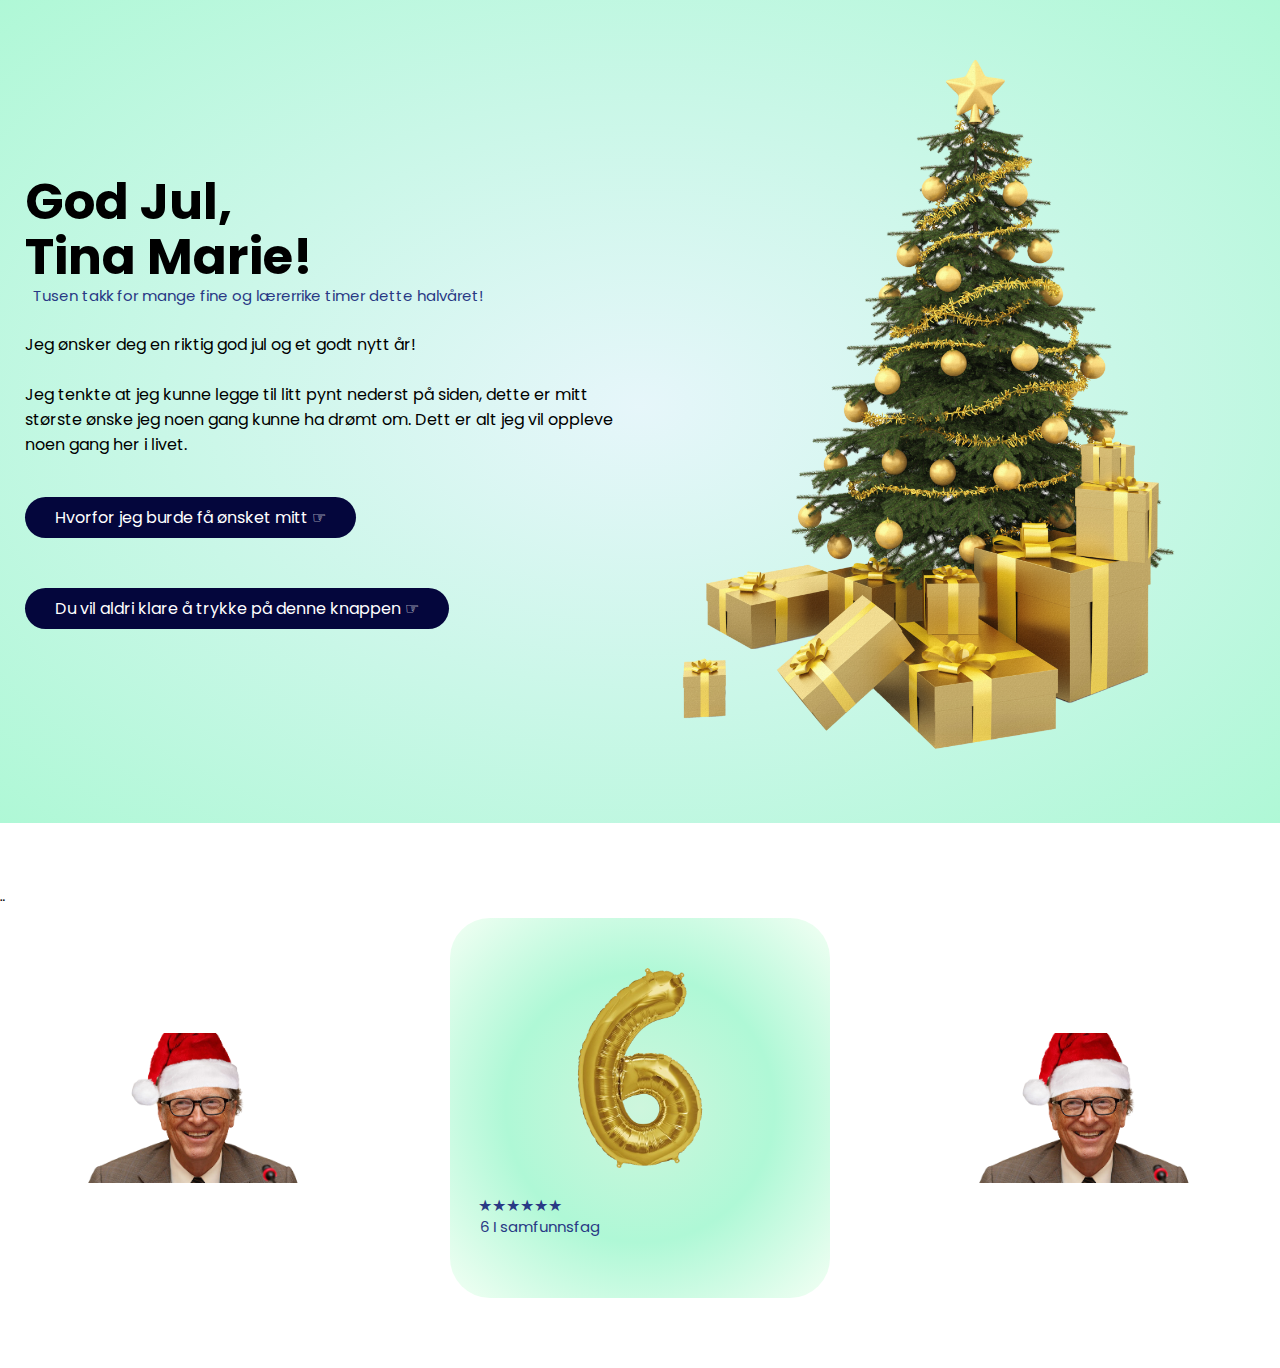
<file: index.html>
<!DOCTYPE html>
<html lang="en">
<head>
    <meta charset="UTF-8">
    <title>julekort</title>
    <href><Julekort class="css"></Julekort></href>
    <link rel="stylesheet" href="Julekort.css">
    <link rel="preconnect" href="https://fonts.googleapis.com">
    <link rel="preconnect" href="https://fonts.gstatic.com" crossorigin>
    <link href="https://fonts.googleapis.com/css2?family=Poppins:ital,wght@1,500&display=swap" rel="stylesheet">

</head> 
<body>
    <div class="header">
    <div class="container">
        <div class="row">
            <div class="col-2">
                <h1>God Jul, <br> Tina Marie!</h1>
                <p>Tusen takk for mange fine og lærerrike timer dette halvåret!</p><br> Jeg ønsker deg en riktig god jul og et godt nytt år! </p><br> Jeg tenkte at jeg kunne legge til litt pynt nederst på siden, dette er mitt største ønske jeg noen gang kunne ha drømt om. Dett er alt jeg vil oppleve noen gang her i livet. </p>
                <a class="btn" onclick="produkter()">Hvorfor jeg burde få ønsket mitt &#9758;</a>
                <a class="btns" onmouseover="main()">Du vil aldri klare å trykke på denne knappen &#9758;</a>                
            </div>
            <div class="col-2">
                <img  src="tre.png">

            </div>  
        </div>
    </div>
 </div>
<div class="categories">¨
    <div class="row">
        <img class="heia" src="billy.png" height="150px" alt="">
        <div class="farve">
            <div class="small-container">
                <div class="col-3">
                    <img class="rdbll" src="6.png" height="200px">
                </div>
            </div>
            <p class="tcbc">6 I samfunnsfag</p>
            <div class="ndvdg">
                <p class="stjerner">&#9733;&#9733;&#9733;&#9733;&#9733;&#9733;</p>
            </div>
        </div>
        <img class="hei" src="billy.png" height="150px" alt="">
    </div>
</div>


<script src="link.js">
</script>

</body>
</html>
</file>
<file: Julekort.css>
* {
    margin: 0;
    padding: 0;
    box-sizing: border-box;
}

body {
    font-family: 'Poppins', sans-serif;
}

.navbar {
    display: flex;
    align-items: center;
    padding: 0;
}

nav {
    flex: 1;
    text-align: right;
}

nav ul {
    display: inline-block;
    list-style-type: none;

}

nav ul li {
    display: inline-block;
    margin-right: 25px;
}

a {
    text-decoration: none;
    color: #04063c;

}

p {
    color: #555;

}

.container {
    max-width: 1300px;
    margin: auto;
    padding-left: 25px;
    padding-right: 25px;
}

.row {
    display: flex;
    align-items: center;
    flex-wrap: wrap;
    justify-content: space-around;


}

.col-2 {
    flex-basis: 50%;
    min-width: 300px;

}

.col-2 img {
    max-width: 100%;
    padding: 50px 0;


}

.col-2 h1 {
    font-size: 50px;
    line-height: 55px;
    margin: 30  px 0;
}


.col-2 p {
    text-align: center;
    margin-top: -1  0px;
    margin-left: -150px;
    font-size: 15px;
    color: #293985;
}




.btn {
    display: inline-block;
    background: #04063c;
    color: rgb(255, 255, 255);
    padding: 8px 30px;
    margin: 40px 0;
    border-radius: 40px;
    transition: background 0.5s;
}

.btn:hover {
    background: rgb(62, 62, 124);
    
}


.btns {
    display: inline-block;
    background: #04063c;
    color: rgb(255, 255, 255);
    padding: 8px 30px;
    margin: 10px 0;
    border-radius: 40px;
    transition: background 0.5s;
}

.btns:hover {
    background: rgb(62, 62, 124);
    
}


.header {
    background: radial-gradient(#e6f6fa, #aff8d6);

}

.header .row {
    margin-top: -10px;
}

.categories {
    margin: 70px 0;
}

.small-container {
    display: flex;
    text-align: center;
    align-items: center;
    list-style-type: none;
    margin-top: 70px;
    margin-bottom: 70px;

}

.col-3 {
    margin-right: 75px;
    margin-left: 75px;
}

.farve {
    display: inline-block;
    background: radial-gradient(#cef6dd, #aff8d6, #f3fff4);
    color: rgb(255, 255, 255);
    padding: 80px 15px;
    margin: 0px 0;
    border-radius: 40px;
    transition: background 1s;
    margin-left: 0px;
}


.rdbll {
    margin-top: -100px;
}

.tcbc {
    text-align: center;
    margin-top: -30px;
    margin-left: -200px;
    font-size: 15px;
    color: #293985;
}

.stjerner {
    color: #293985;
    text-align: left;
    margin-top: -45px;
    margin-left: 13px;
}


.farve:hover {
    transform: translateY(-8px);

}

.row .hei {
    filter: invert(0%) opacity(100%);
    transition: background 1s;

    
}

.secnd {
    font-size: 60px;
    font-weight: 1000;
    font-style: normal;
    letter-spacing: -5px;
    margin-top: -50px;
    margin-bottom: 20px;
    margin-right: 60px;
    margin-left: -20px;
    text-decoration: underline;

}


.frst {
    font-size: 60px;
    font-weight: 1000;
    letter-spacing: -5px;
    margin-top: -270px;
    margin-bottom: 0px;
    margin-left: -300px;
    margin-right: 50px;
    color: #d0f0f0;
    text-decoration: underline;
}

.row .heia {
    filter: invert(0%) opacity(100%);
    transition: background 1s;

    
}

.farga {
    color: rgb(23, 53, 73);
}

.abaot:hover {
    color: #293985;
    text-decoration: underline;

}

.prodo:hover {
    color: #293985;
    text-decoration: underline;

}

.farga:hover {
    color: #293985;
    text-decoration: underline;

}
</file>
